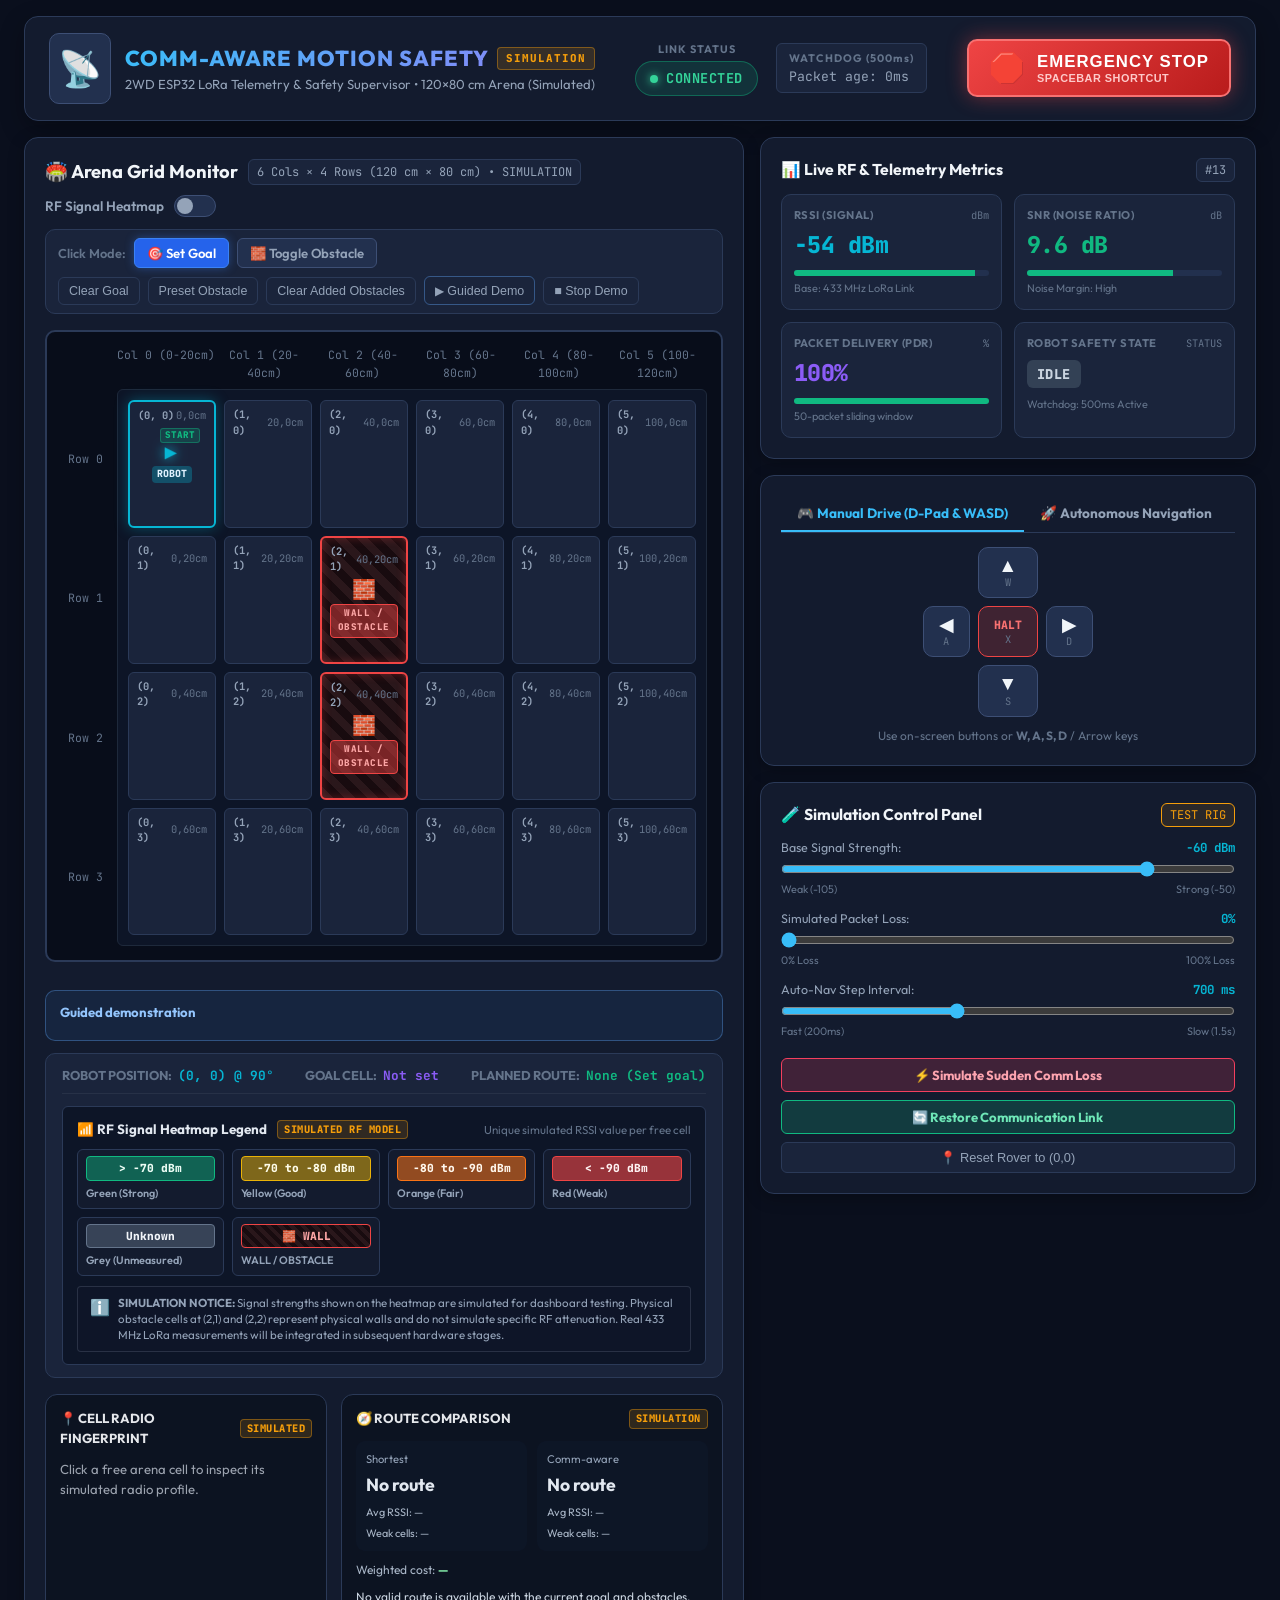
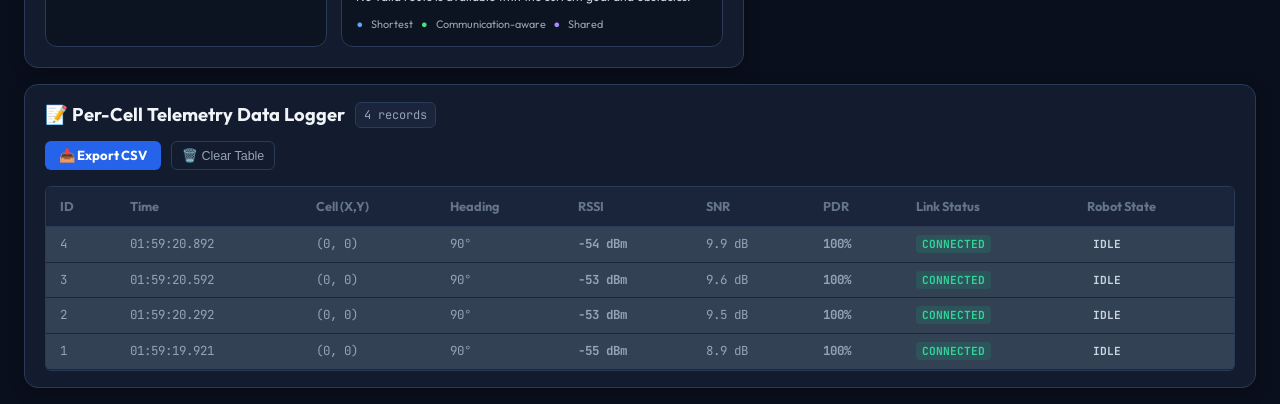
<file: dashboard/index.html>
<!DOCTYPE html>
<html lang="en">
<head>
  <meta charset="UTF-8">
  <meta name="viewport" content="width=device-width, initial-scale=1.0">
  <title>Communication-Aware Motion Safety Dashboard</title>
  <link rel="stylesheet" href="css/styles.css">
  <link rel="preconnect" href="https://fonts.googleapis.com">
  <link rel="preconnect" href="https://fonts.gstatic.com" crossorigin>
  <link href="https://fonts.googleapis.com/css2?family=JetBrains+Mono:wght@400;600;700;800&family=Outfit:wght@400;500;600;700;800&display=swap" rel="stylesheet">
</head>
<body class="dashboard-body">

  <!-- TOP WARNING BANNERS -->
  <div id="comm-loss-banner" class="alert-banner alert-comm-loss hidden">
    <div class="banner-content">
      <span class="banner-icon">⚠️</span>
      <div class="banner-text">
        <strong>COMMUNICATION TIMEOUT ALERT (&gt;500ms):</strong>
        <span id="comm-loss-message">No telemetry packets received within safety threshold. Motors inhibited!</span>
      </div>
    </div>
  </div>

  <div id="estop-banner" class="alert-banner alert-estop hidden">
    <div class="banner-content">
      <span class="banner-icon">🛑</span>
      <div class="banner-text">
        <strong>EMERGENCY STOP ACTIVE!</strong>
        <span>All rover motion and motor PWM halted immediately.</span>
      </div>
      <button id="btn-resume-estop" class="btn-banner-action">Resume Motion Safety</button>
    </div>
  </div>

  <!-- DASHBOARD HEADER -->
  <header class="app-header">
    <div class="header-left">
      <div class="logo-group">
        <span class="logo-radar">📡</span>
        <div>
          <div style="display: flex; align-items: center; gap: 8px;">
            <h1 class="app-title">COMM-AWARE MOTION SAFETY</h1>
            <span class="sim-badge-header">SIMULATION</span>
          </div>
          <p class="app-subtitle">2WD ESP32 LoRa Telemetry &amp; Safety Supervisor &bull; 120×80 cm Arena (Simulated)</p>
        </div>
      </div>
    </div>

    <div class="header-center">
      <!-- Live Connection Status Badge (Feature 1) -->
      <div class="status-indicator-box">
        <span class="indicator-label">LINK STATUS</span>
        <div id="status-badge" class="status-badge status-connected">
          <span class="status-dot"></span> CONNECTED
        </div>
      </div>
      <div class="watchdog-chip">
        <span class="chip-label">WATCHDOG (500ms)</span>
        <span id="watchdog-status" class="chip-value">Packet age: 0ms</span>
      </div>
    </div>

    <div class="header-right">
      <!-- Prominent Red Emergency Stop Button (Feature 10) -->
      <button id="btn-header-estop" class="btn-estop" title="Press SPACEBAR anytime for instant Emergency Stop">
        <span class="estop-icon">🛑</span>
        <div class="estop-text">
          <span class="estop-primary">EMERGENCY STOP</span>
          <span class="estop-key-hint">SPACEBAR SHORTCUT</span>
        </div>
      </button>
    </div>
  </header>

  <!-- MAIN DASHBOARD GRID LAYOUT -->
  <main class="dashboard-main">

    <!-- LEFT COLUMN: ARENA GRID & NAVIGATION OVERLAY -->
    <section class="card arena-panel">
      <div class="card-header">
        <div class="header-title-row">
          <div class="card-title-group">
            <h2 class="card-title">🏟️ Arena Grid Monitor</h2>
            <span class="card-badge">6 Cols × 4 Rows (120 cm × 80 cm) &bull; SIMULATION</span>
          </div>
          <!-- Heatmap Toggle (Feature 6) -->
          <div class="heatmap-toggle-wrapper">
            <label class="toggle-switch-label" for="toggle-heatmap">
              <span class="toggle-text">RF Signal Heatmap</span>
              <input type="checkbox" id="toggle-heatmap" class="toggle-checkbox">
              <span class="toggle-slider"></span>
            </label>
          </div>
        </div>

        <!-- Grid Interaction Toolbar (Feature 4 & 7) -->
        <div class="arena-toolbar">
          <div class="tool-btn-group">
            <span class="toolbar-label">Click Mode:</span>
            <button id="tool-mode-target" class="btn-tool active" title="Click grid cell to select Goal Destination">
              🎯 Set Goal
            </button>
            <button id="tool-mode-obstacle" class="btn-tool" title="Click grid cell to toggle Obstacle barrier">
              🧱 Toggle Obstacle
            </button>
          </div>
          <div class="tool-actions-group">
            <button id="btn-clear-target" class="btn-tool-secondary" title="Remove goal destination">
              Clear Goal
            </button>
            <button id="btn-preset-obstacle" class="btn-tool-secondary" title="Place physical obstacle between grid cells">
              Preset Obstacle
            </button>
            <button id="btn-clear-obstacles" class="btn-tool-secondary" title="Remove added obstacles while keeping the fixed physical obstacles">
              Clear Added Obstacles
            </button>
            <button id="btn-demo-start" class="btn-tool-secondary demo-button" title="Run guided simulation demo">▶ Guided Demo</button>
            <button id="btn-demo-stop" class="btn-tool-secondary hidden" title="Stop guided demo">■ Stop Demo</button>
          </div>
        </div>
      </div>

      <!-- 6x4 Arena Grid Component (Features 2, 3, 4, 6, 7) -->
      <div class="arena-display-container">
        <div class="grid-coordinate-ruler-x">
          <span>Col 0 (0-20cm)</span>
          <span>Col 1 (20-40cm)</span>
          <span>Col 2 (40-60cm)</span>
          <span>Col 3 (60-80cm)</span>
          <span>Col 4 (80-100cm)</span>
          <span>Col 5 (100-120cm)</span>
        </div>

        <div class="grid-content-with-y-axis">
          <div class="grid-coordinate-ruler-y">
            <span>Row 0</span>
            <span>Row 1</span>
            <span>Row 2</span>
            <span>Row 3</span>
          </div>
          <div id="arena-grid-container" class="grid-board">
            <!-- Dynamically populated by grid.js -->
          </div>
        </div>
      </div>

      <div id="demo-caption" class="demo-caption hidden"><strong id="demo-stage-title">Guided demonstration</strong><span id="demo-stage-text"></span></div>
      <!-- Grid Readout & Heatmap Legend Footer -->
      <div class="arena-footer">
        <div class="grid-readout">
          <div class="readout-item">
            <span class="readout-label">ROBOT POSITION:</span>
            <span id="rover-coord" class="readout-val text-cyan">(0, 0) @ 90°</span>
          </div>
          <div class="readout-item">
            <span class="readout-label">GOAL CELL:</span>
            <span id="target-coord" class="readout-val text-violet">Not set</span>
          </div>
          <div class="readout-item">
            <span class="readout-label">PLANNED ROUTE:</span>
            <span id="route-steps" class="readout-val text-emerald">None (Set goal)</span>
          </div>
        </div>

        <!-- Heatmap Legend & Color Scale (Requirements 3, 4, 6, 7) -->
        <div class="heatmap-legend-card">
          <div class="legend-header-row">
            <div class="legend-title-wrapper">
              <span class="legend-title">📶 RF Signal Heatmap Legend</span>
              <span class="sim-badge-legend">SIMULATED RF MODEL</span>
            </div>
            <span class="legend-subtitle">Unique simulated RSSI value per free cell</span>
          </div>

          <div class="legend-scale-grid">
            <div class="legend-scale-item">
              <span class="legend-chip chip-excel">&gt; -70 dBm</span>
              <span class="legend-desc">Green (Strong)</span>
            </div>
            <div class="legend-scale-item">
              <span class="legend-chip chip-good">-70 to -80 dBm</span>
              <span class="legend-desc">Yellow (Good)</span>
            </div>
            <div class="legend-scale-item">
              <span class="legend-chip chip-fair">-80 to -90 dBm</span>
              <span class="legend-desc">Orange (Fair)</span>
            </div>
            <div class="legend-scale-item">
              <span class="legend-chip chip-poor">&lt; -90 dBm</span>
              <span class="legend-desc">Red (Weak)</span>
            </div>
            <div class="legend-scale-item">
              <span class="legend-chip chip-unknown">Unknown</span>
              <span class="legend-desc">Grey (Unmeasured)</span>
            </div>
            <div class="legend-scale-item">
              <span class="legend-chip chip-wall">🧱 WALL</span>
              <span class="legend-desc">WALL / OBSTACLE</span>
            </div>
          </div>

          <div class="legend-disclaimer">
            <span class="disclaimer-icon">ℹ️</span>
            <span><strong>SIMULATION NOTICE:</strong> Signal strengths shown on the heatmap are simulated for dashboard testing. Physical obstacle cells at (2,1) and (2,2) represent physical walls and do not simulate specific RF attenuation. Real 433 MHz LoRa measurements will be integrated in subsequent hardware stages.</span>
          </div>
        </div>
      </div>
      <div class="enhancement-panels">
        <section class="radio-profile-panel card-inset">
          <div class="panel-heading"><strong>📍 CELL RADIO FINGERPRINT</strong><span class="sim-badge-legend">SIMULATED</span></div>
          <div id="cell-profile-readout" class="cell-profile-readout">Click a free arena cell to inspect its simulated radio profile.</div>
        </section>
        <section class="route-comparison-panel card-inset">
          <div class="panel-heading"><strong>🧭 ROUTE COMPARISON</strong><span class="sim-badge-legend">SIMULATION</span></div>
          <div class="route-metrics-grid">
            <div><span>Shortest</span><strong id="compare-short-steps">—</strong><small id="compare-short-rssi">Avg RSSI: —</small><small id="compare-short-weak">Weak cells: —</small></div>
            <div><span>Comm-aware</span><strong id="compare-comm-steps">—</strong><small id="compare-comm-rssi">Avg RSSI: —</small><small id="compare-comm-weak">Weak cells: —</small></div>
          </div>
          <div class="route-cost-row">Weighted cost: <strong id="compare-comm-cost">—</strong></div>
          <p id="route-decision-explanation" class="route-explanation">Set a goal to compare both calculated routes.</p>
          <div class="route-legend-inline"><span class="route-blue-dot">●</span> Shortest <span class="route-green-dot">●</span> Communication-aware <span class="route-shared-dot">●</span> Shared</div>
        </section>
      </div>
    </section>


    <!-- RIGHT COLUMN: TELEMETRY METRICS & CONTROL PANELS -->
    <div class="dashboard-sidebar">

      <!-- LIVE SIGNAL METRICS (Feature 5) -->
      <section class="card metrics-card">
        <div class="card-header-compact">
          <h3 class="card-title-sm">📊 Live RF &amp; Telemetry Metrics</h3>
          <span id="metric-seq" class="card-tag">#0</span>
        </div>

        <div class="metrics-grid">
          <!-- RSSI Metric -->
          <div class="metric-box">
            <div class="metric-top">
              <span class="metric-label">RSSI (SIGNAL)</span>
              <span class="metric-unit">dBm</span>
            </div>
            <div id="metric-rssi" class="metric-value text-cyan">-62 dBm</div>
            <div class="metric-bar-bg">
              <div id="rssi-progress-bar" class="metric-bar-fill" style="width: 80%;"></div>
            </div>
            <span class="metric-subtext">Base: 433 MHz LoRa Link</span>
          </div>

          <!-- SNR Metric -->
          <div class="metric-box">
            <div class="metric-top">
              <span class="metric-label">SNR (NOISE RATIO)</span>
              <span class="metric-unit">dB</span>
            </div>
            <div id="metric-snr" class="metric-value text-emerald">10.5 dB</div>
            <div class="metric-bar-bg">
              <div class="metric-bar-fill bg-emerald" style="width: 75%;"></div>
            </div>
            <span class="metric-subtext">Noise Margin: High</span>
          </div>

          <!-- Packet Delivery Rate (PDR) Metric -->
          <div class="metric-box">
            <div class="metric-top">
              <span class="metric-label">PACKET DELIVERY (PDR)</span>
              <span class="metric-unit">%</span>
            </div>
            <div id="metric-pdr" class="metric-value text-violet">100.0%</div>
            <div class="metric-bar-bg">
              <div id="pdr-progress-bar" class="metric-bar-fill" style="width: 100%;"></div>
            </div>
            <span class="metric-subtext">50-packet sliding window</span>
          </div>

          <!-- Robot Motion State -->
          <div class="metric-box">
            <div class="metric-top">
              <span class="metric-label">ROBOT SAFETY STATE</span>
              <span class="metric-unit">STATUS</span>
            </div>
            <div class="metric-value-state">
              <span id="metric-state" class="metric-state-badge state-idle">IDLE</span>
            </div>
            <span class="metric-subtext">Watchdog: 500ms Active</span>
          </div>
        </div>
      </section>

      <!-- NAVIGATION & DRIVE CONTROLS (Features 8 & 9) -->
      <section class="card controls-card">
        <div class="card-tabs">
          <button id="tab-manual" class="tab-btn active">🎮 Manual Drive (D-Pad &amp; WASD)</button>
          <button id="tab-auto" class="tab-btn">🚀 Autonomous Navigation</button>
        </div>

        <!-- MANUAL TELEOPERATION PANEL (Feature 8) -->
        <div id="panel-manual" class="tab-panel">
          <div class="dpad-container">
            <div class="dpad-grid">
              <button id="btn-up" class="dpad-btn dpad-up" title="Forward (W / Up Arrow)">
                <span class="dpad-arrow">▲</span>
                <span class="key-tag">W</span>
              </button>
              <button id="btn-left" class="dpad-btn dpad-left" title="Turn Left (A / Left Arrow)">
                <span class="dpad-arrow">◀</span>
                <span class="key-tag">A</span>
              </button>
              <button id="btn-stop" class="dpad-btn dpad-stop" title="Stop (X)">
                <span class="dpad-stop-text">HALT</span>
                <span class="key-tag">X</span>
              </button>
              <button id="btn-right" class="dpad-btn dpad-right" title="Turn Right (D / Right Arrow)">
                <span class="dpad-arrow">▶</span>
                <span class="key-tag">D</span>
              </button>
              <button id="btn-down" class="dpad-btn dpad-down" title="Reverse (S / Down Arrow)">
                <span class="dpad-arrow">▼</span>
                <span class="key-tag">S</span>
              </button>
            </div>
            <div class="dpad-tips">
              <span>Use on-screen buttons or <strong>W, A, S, D</strong> / Arrow keys</span>
            </div>
          </div>
        </div>

        <!-- AUTONOMOUS MISSION PANEL (Feature 9) -->
        <div id="panel-auto" class="tab-panel hidden">
          <div class="auto-nav-panel">
            <p class="auto-nav-desc">
              Executes BFS pathfinder route from Rover to Target cell step-by-step, recalculating around obstacles automatically.
            </p>
            <div class="auto-nav-status-box">
              <span class="auto-label">MISSION STATUS:</span>
              <span id="auto-nav-status-msg" class="auto-msg">Ready (Set target &amp; click Start)</span>
            </div>
            <div class="auto-nav-actions">
              <button id="btn-start-mission" class="btn-primary-action">
                ▶ Start Autonomous Mission
              </button>
              <button id="btn-pause-mission" class="btn-secondary-action hidden">
                ⏸ Pause Mission
              </button>
            </div>
          </div>
        </div>
      </section>

      <!-- SIMULATION CONTROL PANEL -->
      <section class="card sim-card">
        <div class="card-header-compact">
          <h3 class="card-title-sm">🧪 Simulation Control Panel</h3>
          <span class="card-tag tag-sim">TEST RIG</span>
        </div>

        <div class="sim-controls-grid">
          <!-- Signal Degradation Slider -->
          <div class="slider-group">
            <div class="slider-header">
              <label for="sim-slider-rssi">Base Signal Strength:</label>
              <span id="sim-val-rssi" class="slider-val">-60 dBm</span>
            </div>
            <input type="range" id="sim-slider-rssi" min="-105" max="-50" value="-60" class="sim-slider">
            <div class="slider-sublabels">
              <span>Weak (-105)</span>
              <span>Strong (-50)</span>
            </div>
          </div>

          <!-- Packet Loss Rate Slider -->
          <div class="slider-group">
            <div class="slider-header">
              <label for="sim-slider-loss">Simulated Packet Loss:</label>
              <span id="sim-val-loss" class="slider-val">0%</span>
            </div>
            <input type="range" id="sim-slider-loss" min="0" max="100" value="0" class="sim-slider">
            <div class="slider-sublabels">
              <span>0% Loss</span>
              <span>100% Loss</span>
            </div>
          </div>

          <!-- Movement Speed Slider -->
          <div class="slider-group">
            <div class="slider-header">
              <label for="sim-slider-speed">Auto-Nav Step Interval:</label>
              <span id="sim-val-speed" class="slider-val">700 ms</span>
            </div>
            <input type="range" id="sim-slider-speed" min="200" max="1500" step="50" value="700" class="sim-slider">
            <div class="slider-sublabels">
              <span>Fast (200ms)</span>
              <span>Slow (1.5s)</span>
            </div>
          </div>

          <!-- Simulation Trigger Buttons -->
          <div class="sim-actions">
            <button id="btn-sim-timeout" class="btn-sim-danger" title="Instantly cuts off packets to test the 500ms safety watchdog">
              ⚡ Simulate Sudden Comm Loss
            </button>
            <button id="btn-sim-restore" class="btn-sim-success hidden" title="Restores communication link">
              🔄 Restore Communication Link
            </button>
            <button id="btn-sim-reset-rover" class="btn-sim-neutral" title="Resets rover to cell (0,0)">
              📍 Reset Rover to (0,0)
            </button>
          </div>
        </div>
      </section>

    </div>
  </main>

  <!-- BOTTOM FULL-WIDTH: PER-CELL TELEMETRY LOGGING TABLE (Feature 12) -->
  <footer class="dashboard-footer">
    <section class="card table-card">
      <div class="card-header">
        <div class="card-title-group">
          <h2 class="card-title">📝 Per-Cell Telemetry Data Logger</h2>
          <span id="log-count-badge" class="card-badge">0 records</span>
        </div>
        <div class="table-actions">
          <button id="btn-export-csv" class="btn-export" title="Export logged records to a CSV file">
            📥 Export CSV
          </button>
          <button id="btn-clear-logs" class="btn-tool-secondary" title="Clear logging table">
            🗑️ Clear Table
          </button>
        </div>
      </div>

      <div class="table-scroll-container">
        <table class="telemetry-table">
          <thead>
            <tr>
              <th>ID</th>
              <th>Time</th>
              <th>Cell (X,Y)</th>
              <th>Heading</th>
              <th>RSSI</th>
              <th>SNR</th>
              <th>PDR</th>
              <th>Link Status</th>
              <th>Robot State</th>
            </tr>
          </thead>
          <tbody id="telemetry-tbody">
            <!-- Dynamically populated rows -->
          </tbody>
        </table>
      </div>
    </section>
  </footer>

  <!-- Scripts -->
  <script type="module" src="js/app.js"></script>
</body>
</html>
</file>
<file: dashboard/css/styles.css>
/* styles.css - Modern Cyber-Telemetry Dark Theme */
:root {
  --bg-main: #0a0f1d;
  --bg-card: #131b2e;
  --bg-card-subtle: #1a243b;
  --bg-elevated: #22304e;
  --border-color: #2b3a58;
  --border-light: #3d4f75;

  --text-main: #f1f5f9;
  --text-muted: #94a3b8;
  --text-dim: #64748b;

  --color-cyan: #06b6d4;
  --color-cyan-glow: rgba(6, 182, 212, 0.35);
  --color-emerald: #10b981;
  --color-emerald-glow: rgba(16, 185, 129, 0.35);
  --color-amber: #f59e0b;
  --color-rose: #f43f5e;
  --color-rose-glow: rgba(244, 63, 94, 0.45);
  --color-violet: #8b5cf6;

  --color-success: var(--color-emerald);
  --color-warning: var(--color-amber);
  --color-danger: var(--color-rose);

  --font-mono: 'JetBrains Mono', monospace;
  --font-sans: 'Outfit', -apple-system, BlinkMacSystemFont, sans-serif;
  --radius-sm: 6px;
  --radius-md: 10px;
  --radius-lg: 14px;
}

* {
  box-sizing: border-box;
  margin: 0;
  padding: 0;
}

body.dashboard-body {
  background-color: var(--bg-main);
  color: var(--text-main);
  font-family: var(--font-sans);
  line-height: 1.5;
  min-height: 100vh;
  padding: 16px 24px;
  display: flex;
  flex-direction: column;
  gap: 16px;
}

/* TOP WARNING BANNERS (Feature 11) */
.alert-banner {
  padding: 12px 20px;
  border-radius: var(--radius-md);
  animation: slideDown 0.3s ease-out;
  display: flex;
  align-items: center;
  justify-content: space-between;
  border: 1px solid transparent;
}

.alert-banner.hidden {
  display: none !important;
}

@keyframes slideDown {
  from { transform: translateY(-20px); opacity: 0; }
  to { transform: translateY(0); opacity: 1; }
}

.alert-comm-loss {
  background: rgba(244, 63, 94, 0.18);
  border-color: var(--color-rose);
  color: #ffe4e6;
}

.alert-estop {
  background: rgba(220, 38, 38, 0.25);
  border-color: #ef4444;
  color: #fff;
  box-shadow: 0 0 20px rgba(239, 68, 68, 0.3);
}

.banner-content {
  display: flex;
  align-items: center;
  gap: 14px;
  width: 100%;
}

.banner-icon {
  font-size: 1.6rem;
}

.banner-text {
  flex: 1;
}

.banner-text strong {
  display: inline-block;
  margin-right: 8px;
  letter-spacing: 0.5px;
}

.btn-banner-action {
  background: #10b981;
  color: #fff;
  border: none;
  font-family: var(--font-sans);
  font-weight: 700;
  padding: 8px 18px;
  border-radius: var(--radius-sm);
  cursor: pointer;
  transition: all 0.2s ease;
  white-space: nowrap;
}

.btn-banner-action:hover {
  background: #059669;
  transform: translateY(-1px);
}

/* HEADER */
.app-header {
  display: flex;
  align-items: center;
  justify-content: space-between;
  background: var(--bg-card);
  border: 1px solid var(--border-color);
  padding: 16px 24px;
  border-radius: var(--radius-lg);
  box-shadow: 0 8px 24px rgba(0, 0, 0, 0.3);
  gap: 16px;
  flex-wrap: wrap;
}

.header-left .logo-group {
  display: flex;
  align-items: center;
  gap: 14px;
}

.logo-radar {
  font-size: 2.2rem;
  background: var(--bg-elevated);
  padding: 8px;
  border-radius: var(--radius-md);
  border: 1px solid var(--border-light);
}

.app-title {
  font-size: 1.35rem;
  font-weight: 800;
  letter-spacing: 1px;
  background: linear-gradient(135deg, #38bdf8, #818cf8);
  -webkit-background-clip: text;
  -webkit-text-fill-color: transparent;
}

.app-subtitle {
  font-size: 0.82rem;
  color: var(--text-muted);
}

.header-center {
  display: flex;
  align-items: center;
  gap: 18px;
}

.status-indicator-box {
  display: flex;
  flex-direction: column;
  align-items: center;
  gap: 4px;
}

.indicator-label, .chip-label {
  font-size: 0.68rem;
  font-weight: 700;
  color: var(--text-dim);
  letter-spacing: 1px;
}

/* Status Badges (Feature 1) */
.status-badge {
  display: inline-flex;
  align-items: center;
  gap: 8px;
  padding: 6px 14px;
  border-radius: 9999px;
  font-family: var(--font-mono);
  font-size: 0.85rem;
  font-weight: 700;
  letter-spacing: 0.5px;
  border: 1px solid transparent;
  transition: all 0.3s ease;
}

.status-dot {
  width: 8px;
  height: 8px;
  border-radius: 50%;
  background: currentColor;
}

.status-connected {
  background: rgba(16, 185, 129, 0.15);
  color: #34d399;
  border-color: rgba(16, 185, 129, 0.4);
}
.status-connected .status-dot {
  box-shadow: 0 0 8px #34d399;
  animation: pulseDot 1.5s infinite;
}

.status-weak {
  background: rgba(245, 158, 11, 0.15);
  color: #fbbf24;
  border-color: rgba(245, 158, 11, 0.4);
}
.status-weak .status-dot {
  box-shadow: 0 0 8px #fbbf24;
}

.status-disconnected {
  background: rgba(244, 63, 94, 0.2);
  color: #fb7185;
  border-color: rgba(244, 63, 94, 0.5);
}
.status-disconnected .status-dot {
  box-shadow: 0 0 10px #fb7185;
  animation: blinkDot 0.8s infinite;
}

@keyframes pulseDot {
  0%, 100% { opacity: 1; transform: scale(1); }
  50% { opacity: 0.4; transform: scale(0.85); }
}

@keyframes blinkDot {
  0%, 100% { opacity: 1; }
  50% { opacity: 0.1; }
}

.watchdog-chip {
  background: var(--bg-card-subtle);
  border: 1px solid var(--border-color);
  padding: 6px 12px;
  border-radius: var(--radius-sm);
  display: flex;
  flex-direction: column;
}

.chip-value {
  font-family: var(--font-mono);
  font-size: 0.82rem;
  color: var(--text-muted);
}

/* Prominent Red Emergency Stop Button (Feature 10) */
.btn-estop {
  background: linear-gradient(135deg, #ef4444, #b91c1c);
  color: #fff;
  border: 2px solid #f87171;
  border-radius: var(--radius-md);
  padding: 10px 20px;
  display: flex;
  align-items: center;
  gap: 12px;
  cursor: pointer;
  box-shadow: 0 0 20px rgba(239, 68, 68, 0.45);
  transition: all 0.2s cubic-bezier(0.16, 1, 0.3, 1);
}

.btn-estop:hover {
  transform: scale(1.04);
  box-shadow: 0 0 30px rgba(239, 68, 68, 0.7);
}

.btn-estop:active, .btn-estop.is-active {
  background: #7f1d1d;
  border-color: #ef4444;
  box-shadow: inset 0 0 15px #000;
  transform: scale(0.98);
}

.estop-icon {
  font-size: 1.8rem;
}

.estop-text {
  text-align: left;
}

.estop-primary {
  display: block;
  font-size: 1.05rem;
  font-weight: 800;
  letter-spacing: 1px;
}

.estop-key-hint {
  display: block;
  font-size: 0.68rem;
  color: #fecaca;
  font-weight: 600;
  letter-spacing: 0.5px;
}

/* MAIN LAYOUT */
.dashboard-main {
  display: grid;
  grid-template-columns: 1.45fr 1fr;
  gap: 16px;
  flex: 1;
}

@media (max-width: 1100px) {
  .dashboard-main {
    grid-template-columns: 1fr;
  }
}

/* CARD SYSTEM */
.card {
  background: var(--bg-card);
  border: 1px solid var(--border-color);
  border-radius: var(--radius-lg);
  padding: 20px;
  box-shadow: 0 4px 16px rgba(0, 0, 0, 0.25);
  display: flex;
  flex-direction: column;
}

.card-header {
  margin-bottom: 16px;
  display: flex;
  flex-direction: column;
  gap: 12px;
}

.header-title-row {
  display: flex;
  align-items: center;
  justify-content: space-between;
  flex-wrap: wrap;
  gap: 10px;
}

.card-title-group {
  display: flex;
  align-items: center;
  gap: 10px;
}

.card-title {
  font-size: 1.15rem;
  font-weight: 700;
  color: var(--text-main);
}

.card-badge {
  background: var(--bg-card-subtle);
  border: 1px solid var(--border-color);
  color: var(--text-muted);
  font-family: var(--font-mono);
  font-size: 0.75rem;
  padding: 3px 8px;
  border-radius: var(--radius-sm);
}

/* ARENA TOOLBAR */
.arena-toolbar {
  display: flex;
  align-items: center;
  justify-content: space-between;
  background: var(--bg-card-subtle);
  padding: 8px 12px;
  border-radius: var(--radius-md);
  border: 1px solid var(--border-color);
  flex-wrap: wrap;
  gap: 8px;
}

.tool-btn-group, .tool-actions-group {
  display: flex;
  align-items: center;
  gap: 8px;
}

.toolbar-label {
  font-size: 0.8rem;
  font-weight: 600;
  color: var(--text-dim);
}

.btn-tool {
  background: var(--bg-elevated);
  color: var(--text-muted);
  border: 1px solid var(--border-light);
  font-family: var(--font-sans);
  font-size: 0.82rem;
  font-weight: 600;
  padding: 6px 12px;
  border-radius: var(--radius-sm);
  cursor: pointer;
  transition: all 0.2s ease;
}

.btn-tool.active {
  background: #2563eb;
  color: #fff;
  border-color: #3b82f6;
  box-shadow: 0 0 10px rgba(59, 130, 246, 0.4);
}

.btn-tool-secondary {
  background: transparent;
  color: var(--text-muted);
  border: 1px solid var(--border-color);
  font-size: 0.78rem;
  font-weight: 500;
  padding: 6px 10px;
  border-radius: var(--radius-sm);
  cursor: pointer;
  transition: all 0.2s ease;
}

.btn-tool-secondary:hover {
  background: var(--bg-elevated);
  color: var(--text-main);
}

/* HEATMAP TOGGLE SWITCH */
.heatmap-toggle-wrapper {
  display: flex;
  align-items: center;
}

.toggle-switch-label {
  display: inline-flex;
  align-items: center;
  gap: 10px;
  cursor: pointer;
}

.toggle-text {
  font-size: 0.85rem;
  font-weight: 600;
  color: var(--text-muted);
}

.toggle-checkbox {
  display: none;
}

.toggle-slider {
  width: 42px;
  height: 22px;
  background: var(--bg-elevated);
  border-radius: 9999px;
  position: relative;
  transition: 0.3s;
  border: 1px solid var(--border-light);
}

.toggle-slider:before {
  content: "";
  position: absolute;
  width: 16px;
  height: 16px;
  left: 2px;
  bottom: 2px;
  background-color: var(--text-muted);
  border-radius: 50%;
  transition: 0.3s;
}

.toggle-checkbox:checked + .toggle-slider {
  background: #10b981;
  border-color: #059669;
}

.toggle-checkbox:checked + .toggle-slider:before {
  transform: translateX(20px);
  background-color: #fff;
}

/* SIMULATION BADGES */
.sim-badge-header {
  font-family: var(--font-mono);
  font-size: 0.68rem;
  font-weight: 800;
  color: #f59e0b;
  background: rgba(245, 158, 11, 0.15);
  border: 1px solid rgba(245, 158, 11, 0.4);
  padding: 2px 8px;
  border-radius: 4px;
  letter-spacing: 1px;
}

.badge-sim-subtle {
  font-family: var(--font-mono);
  font-size: 0.7rem;
  font-weight: 700;
  color: #94a3b8;
  background: rgba(148, 163, 184, 0.1);
  border: 1px solid rgba(148, 163, 184, 0.25);
  padding: 2px 6px;
  border-radius: 4px;
  margin-left: 6px;
}

/* 6x4 ARENA GRID DISPLAY (Feature 2) */
.arena-display-container {
  display: flex;
  flex-direction: column;
  background: #080d1a;
  border: 2px solid var(--border-color);
  border-radius: var(--radius-md);
  padding: 14px;
  margin-bottom: 16px;
  width: 100%;
  box-sizing: border-box;
}

.grid-coordinate-ruler-x {
  display: grid;
  grid-template-columns: repeat(6, 1fr);
  margin-left: 56px;
  margin-bottom: 8px;
  font-family: var(--font-mono);
  font-size: 0.72rem;
  color: var(--text-dim);
  text-align: center;
}

.grid-content-with-y-axis {
  display: flex;
  gap: 8px;
  width: 100%;
  align-items: stretch;
}

.grid-coordinate-ruler-y {
  width: 48px;
  flex-shrink: 0;
  display: grid;
  grid-template-rows: repeat(4, 1fr);
  align-items: center;
  font-family: var(--font-mono);
  font-size: 0.72rem;
  color: var(--text-dim);
  text-align: right;
  padding-right: 6px;
}

.grid-board {
  flex: 1;
  width: 100%;
  display: grid;
  grid-template-columns: repeat(6, minmax(0, 1fr));
  grid-template-rows: repeat(4, minmax(90px, 1fr));
  gap: 8px;
  background: #0d1527;
  padding: 10px;
  border-radius: var(--radius-sm);
  border: 1px solid #1e293b;
  box-sizing: border-box;
}

/* GRID CELLS */
.grid-cell {
  background: var(--bg-card-subtle);
  border: 1px solid var(--border-color);
  border-radius: var(--radius-sm);
  display: flex;
  flex-direction: column;
  justify-content: space-between;
  padding: 6px 8px;
  min-height: 90px;
  cursor: pointer;
  position: relative;
  transition: border-color 0.15s ease, background-color 0.2s ease, transform 0.1s ease;
  user-select: none;
  box-sizing: border-box;
}

.grid-cell:hover {
  border-color: #38bdf8;
  box-shadow: inset 0 0 10px rgba(56, 189, 248, 0.2);
}

.cell-header {
  display: flex;
  justify-content: space-between;
  align-items: center;
  font-family: var(--font-mono);
  font-size: 0.65rem;
  color: var(--text-dim);
}

.cell-coords {
  font-weight: 700;
  color: #94a3b8;
}

.cell-content {
  flex: 1;
  display: flex;
  align-items: center;
  justify-content: center;
  position: relative;
}

.cell-heatmap-val {
  font-family: var(--font-mono);
  font-size: 0.64rem;
  font-weight: 700;
  color: #fff;
  text-align: right;
  min-height: 18px;
  display: flex;
  justify-content: flex-end;
  align-items: center;
}

.heatmap-badge {
  display: inline-block;
  background: rgba(10, 15, 29, 0.88);
  color: #f8fafc;
  font-family: var(--font-mono);
  font-size: 0.65rem;
  font-weight: 800;
  padding: 1px 5px;
  border-radius: 4px;
  border: 1px solid rgba(255, 255, 255, 0.22);
  box-shadow: 0 1px 3px rgba(0, 0, 0, 0.5);
  letter-spacing: 0.2px;
}

.heatmap-badge.badge-unknown {
  background: rgba(51, 65, 85, 0.85);
  color: #94a3b8;
  border-color: #64748b;
}

/* CELL STATES */
/* Start Marker */
.grid-cell.is-start-cell {
  border-color: rgba(16, 185, 129, 0.45);
}

.start-marker {
  display: flex;
  flex-direction: column;
  align-items: center;
}

.start-icon {
  font-size: 1.15rem;
}

.start-tag {
  font-family: var(--font-mono);
  font-size: 0.62rem;
  font-weight: 800;
  color: #a7f3d0;
  background: rgba(16, 185, 129, 0.25);
  border: 1px solid rgba(16, 185, 129, 0.45);
  padding: 1px 5px;
  border-radius: 4px;
  margin-top: 2px;
}

.start-badge-corner {
  position: absolute;
  top: 4px;
  right: 6px;
  font-family: var(--font-mono);
  font-size: 0.58rem;
  font-weight: 800;
  color: #10b981;
  background: rgba(16, 185, 129, 0.2);
  border: 1px solid rgba(16, 185, 129, 0.4);
  padding: 0 4px;
  border-radius: 3px;
}

/* CELL STATES */
/* Rover Marker (Feature 3) */
.grid-cell.is-rover {
  border: 2px solid var(--color-cyan);
  box-shadow: 0 0 14px var(--color-cyan-glow);
}

.rover-marker {
  display: flex;
  flex-direction: column;
  align-items: center;
  justify-content: center;
}

.rover-body {
  display: flex;
  flex-direction: column;
  align-items: center;
}

.rover-arrow {
  font-size: 1.3rem;
  color: var(--color-cyan);
  line-height: 1;
  filter: drop-shadow(0 0 6px var(--color-cyan));
  transition: transform 0.25s cubic-bezier(0.16, 1, 0.3, 1);
}

.rover-label {
  font-family: var(--font-mono);
  font-size: 0.62rem;
  font-weight: 800;
  color: #e0f2fe;
  background: rgba(6, 182, 212, 0.3);
  padding: 1px 5px;
  border-radius: 4px;
  margin-top: 2px;
}

.rover-marker.is-halted .rover-arrow {
  color: var(--color-rose);
  filter: drop-shadow(0 0 6px var(--color-rose));
}
.rover-marker.is-halted .rover-label {
  background: rgba(244, 63, 94, 0.4);
  color: #fff;
}

/* Target Destination Marker (Feature 3) */
.grid-cell.is-target {
  border: 2px solid var(--color-violet);
  box-shadow: 0 0 14px rgba(139, 92, 246, 0.4);
}

.target-marker {
  display: flex;
  flex-direction: column;
  align-items: center;
  position: relative;
}

.target-pulse {
  position: absolute;
  width: 28px;
  height: 28px;
  border-radius: 50%;
  border: 2px solid var(--color-violet);
  animation: pingTarget 1.4s infinite;
}

@keyframes pingTarget {
  0% { transform: scale(0.6); opacity: 1; }
  100% { transform: scale(1.6); opacity: 0; }
}

.target-flag {
  font-size: 1.2rem;
  z-index: 1;
}

.target-tag {
  font-family: var(--font-mono);
  font-size: 0.6rem;
  font-weight: 800;
  color: #ede9fe;
  background: rgba(139, 92, 246, 0.3);
  padding: 1px 4px;
  border-radius: 4px;
  margin-top: 2px;
}

/* Obstacle Marker (Feature 4 - Physical Wall / Obstacle) */
.grid-cell.is-obstacle {
  background: repeating-linear-gradient(
    45deg,
    #2a171b,
    #2a171b 8px,
    #180b0f 8px,
    #180b0f 16px
  ) !important;
  border: 2px solid #ef4444 !important;
  box-shadow: inset 0 0 10px rgba(239, 68, 68, 0.3);
}

.obstacle-marker {
  display: flex;
  flex-direction: column;
  align-items: center;
}

.obs-icon {
  font-size: 1.2rem;
}

.obs-tag {
  font-family: var(--font-mono);
  font-size: 0.58rem;
  font-weight: 800;
  color: #fca5a5;
  background: rgba(239, 68, 68, 0.45);
  border: 1px solid #ef4444;
  padding: 2px 5px;
  border-radius: 4px;
  letter-spacing: 0.5px;
  text-align: center;
}

/* Planned Route Overlay (Feature 7) */
.grid-cell.is-path {
  border: 2px dashed #06b6d4;
  background: rgba(6, 182, 212, 0.12);
}

.path-step-badge {
  width: 22px;
  height: 22px;
  background: #0284c7;
  color: #fff;
  border-radius: 50%;
  display: flex;
  align-items: center;
  justify-content: center;
  font-family: var(--font-mono);
  font-size: 0.72rem;
  font-weight: 800;
  box-shadow: 0 0 8px rgba(2, 132, 199, 0.6);
}

/* ARENA FOOTER */
.arena-footer {
  display: flex;
  flex-direction: column;
  gap: 12px;
  background: var(--bg-card-subtle);
  border: 1px solid var(--border-color);
  padding: 12px 16px;
  border-radius: var(--radius-md);
}

.grid-readout {
  display: flex;
  align-items: center;
  justify-content: space-between;
  gap: 18px;
  flex-wrap: wrap;
  padding-bottom: 8px;
  border-bottom: 1px solid rgba(255, 255, 255, 0.06);
}

.readout-item {
  display: flex;
  align-items: center;
  gap: 6px;
  font-size: 0.8rem;
}

.readout-label {
  font-weight: 700;
  color: var(--text-dim);
}

.readout-val {
  font-family: var(--font-mono);
  font-weight: 700;
}

.text-cyan { color: var(--color-cyan); }
.text-violet { color: var(--color-violet); }
.text-emerald { color: var(--color-emerald); }

/* Heatmap Legend Card (Requirements 3, 4, 6, 7) */
.heatmap-legend-card {
  width: 100%;
  display: flex;
  flex-direction: column;
  gap: 10px;
  background: #0d1527;
  border: 1px solid var(--border-color);
  border-radius: var(--radius-sm);
  padding: 12px 14px;
}

.legend-header-row {
  display: flex;
  align-items: center;
  justify-content: space-between;
  flex-wrap: wrap;
  gap: 8px;
}

.legend-title-wrapper {
  display: flex;
  align-items: center;
  gap: 10px;
}

.legend-title {
  font-size: 0.84rem;
  font-weight: 700;
  color: #e2e8f0;
}

.sim-badge-legend {
  font-family: var(--font-mono);
  font-size: 0.65rem;
  font-weight: 800;
  color: #f59e0b;
  background: rgba(245, 158, 11, 0.15);
  border: 1px solid rgba(245, 158, 11, 0.4);
  padding: 1px 6px;
  border-radius: 4px;
  letter-spacing: 0.5px;
}

.legend-subtitle {
  font-size: 0.72rem;
  color: var(--text-dim);
}

.legend-scale-grid {
  display: grid;
  grid-template-columns: repeat(auto-fit, minmax(130px, 1fr));
  gap: 8px;
}

.legend-scale-item {
  background: var(--bg-card);
  border: 1px solid var(--border-color);
  border-radius: var(--radius-sm);
  padding: 6px 8px;
  display: flex;
  flex-direction: column;
  gap: 4px;
}

.legend-chip {
  font-family: var(--font-mono);
  font-size: 0.7rem;
  font-weight: 800;
  padding: 3px 6px;
  border-radius: 4px;
  text-align: center;
}

.chip-excel {
  background: rgba(16, 185, 129, 0.45);
  color: #ecfdf5;
  border: 1px solid #10b981;
}

.chip-good {
  background: rgba(234, 179, 8, 0.50);
  color: #fefce8;
  border: 1px solid #eab308;
}

.chip-fair {
  background: rgba(249, 115, 22, 0.55);
  color: #fff7ed;
  border: 1px solid #f97316;
}

.chip-poor {
  background: rgba(239, 68, 68, 0.60);
  color: #fef2f2;
  border: 1px solid #ef4444;
}

.chip-unknown {
  background: rgba(100, 116, 139, 0.45);
  color: #f1f5f9;
  border: 1px solid #64748b;
}

.chip-wall {
  background: repeating-linear-gradient(45deg, #2a171b, #2a171b 4px, #180b0f 4px, #180b0f 8px);
  color: #fca5a5;
  border: 1px solid #ef4444;
}

.legend-desc {
  font-size: 0.68rem;
  font-weight: 600;
  color: var(--text-muted);
}

.legend-disclaimer {
  display: flex;
  align-items: flex-start;
  gap: 8px;
  background: rgba(15, 23, 42, 0.6);
  border: 1px solid rgba(148, 163, 184, 0.2);
  border-radius: 4px;
  padding: 8px 12px;
  font-size: 0.72rem;
  color: var(--text-muted);
  line-height: 1.4;
}

.disclaimer-icon {
  font-size: 1rem;
  flex-shrink: 0;
  margin-top: 1px;
}

/* SIDEBAR LAYOUT */
.dashboard-sidebar {
  display: flex;
  flex-direction: column;
  gap: 16px;
}

.card-header-compact {
  display: flex;
  align-items: center;
  justify-content: space-between;
  margin-bottom: 12px;
}

.card-title-sm {
  font-size: 0.98rem;
  font-weight: 700;
}

.card-tag {
  font-family: var(--font-mono);
  font-size: 0.75rem;
  background: var(--bg-card-subtle);
  border: 1px solid var(--border-color);
  padding: 2px 8px;
  border-radius: var(--radius-sm);
  color: var(--text-muted);
}

.tag-sim {
  border-color: #f59e0b;
  color: #f59e0b;
  background: rgba(245, 158, 11, 0.1);
}

/* LIVE SIGNAL METRICS (Feature 5) */
.metrics-grid {
  display: grid;
  grid-template-columns: 1fr 1fr;
  gap: 12px;
}

.metric-box {
  background: var(--bg-card-subtle);
  border: 1px solid var(--border-color);
  border-radius: var(--radius-md);
  padding: 12px;
  display: flex;
  flex-direction: column;
  gap: 4px;
}

.metric-top {
  display: flex;
  justify-content: space-between;
  align-items: baseline;
}

.metric-label {
  font-size: 0.7rem;
  font-weight: 700;
  color: var(--text-dim);
  letter-spacing: 0.5px;
}

.metric-unit {
  font-family: var(--font-mono);
  font-size: 0.65rem;
  color: var(--text-dim);
}

.metric-value {
  font-family: var(--font-mono);
  font-size: 1.45rem;
  font-weight: 800;
  letter-spacing: -0.5px;
}

.metric-value-state {
  margin: 4px 0;
}

.metric-bar-bg {
  width: 100%;
  height: 6px;
  background: var(--bg-elevated);
  border-radius: 999px;
  overflow: hidden;
  margin-top: 4px;
}

.metric-bar-fill {
  height: 100%;
  background: var(--color-cyan);
  transition: width 0.3s ease, background-color 0.3s ease;
}

.bg-emerald { background: var(--color-emerald) !important; }

.metric-subtext {
  font-size: 0.68rem;
  color: var(--text-dim);
}

.metric-state-badge {
  display: inline-block;
  font-family: var(--font-mono);
  font-size: 0.85rem;
  font-weight: 800;
  padding: 4px 10px;
  border-radius: var(--radius-sm);
  letter-spacing: 0.5px;
}

.state-idle { background: #334155; color: #cbd5e1; }
.state-manual { background: #1e3a8a; color: #93c5fd; }
.state-auto_nav { background: #065f46; color: #6ee7b7; animation: pulseNav 1.2s infinite; }
.state-emergency_stop { background: #991b1b; color: #fecaca; }
.state-comm_timeout { background: #831843; color: #fbcfe8; }

@keyframes pulseNav {
  0%, 100% { opacity: 1; }
  50% { opacity: 0.65; }
}

/* CONTROLS CARD & TABS */
.card-tabs {
  display: flex;
  border-bottom: 1px solid var(--border-color);
  margin-bottom: 14px;
}

.tab-btn {
  background: transparent;
  color: var(--text-muted);
  border: none;
  font-family: var(--font-sans);
  font-size: 0.85rem;
  font-weight: 700;
  padding: 8px 16px;
  cursor: pointer;
  border-bottom: 2px solid transparent;
  transition: all 0.2s ease;
}

.tab-btn.active {
  color: #38bdf8;
  border-bottom-color: #38bdf8;
}

.tab-panel.hidden {
  display: none;
}

/* D-PAD (Feature 8) */
.dpad-container {
  display: flex;
  flex-direction: column;
  align-items: center;
  gap: 10px;
}

.dpad-grid {
  display: grid;
  grid-template-areas:
    ".    up    ."
    "left stop right"
    ".    down  .";
  gap: 8px;
  width: 170px;
  height: 170px;
}

.dpad-btn {
  background: var(--bg-elevated);
  border: 1px solid var(--border-light);
  border-radius: var(--radius-md);
  color: var(--text-main);
  display: flex;
  flex-direction: column;
  align-items: center;
  justify-content: center;
  cursor: pointer;
  transition: all 0.12s ease;
  user-select: none;
}

.dpad-btn:hover {
  background: #2a3d66;
  border-color: #38bdf8;
}

.dpad-btn:active, .dpad-btn.active {
  background: #0284c7;
  border-color: #38bdf8;
  transform: scale(0.94);
  box-shadow: 0 0 10px rgba(56, 189, 248, 0.5);
}

.dpad-up { grid-area: up; }
.dpad-down { grid-area: down; }
.dpad-left { grid-area: left; }
.dpad-right { grid-area: right; }
.dpad-stop {
  grid-area: stop;
  background: rgba(239, 68, 68, 0.2);
  border-color: #ef4444;
}

.dpad-arrow { font-size: 1.2rem; line-height: 1; }
.dpad-stop-text { font-family: var(--font-mono); font-size: 0.72rem; font-weight: 800; color: #f87171; }
.key-tag { font-family: var(--font-mono); font-size: 0.65rem; color: var(--text-dim); }

.dpad-tips {
  font-size: 0.75rem;
  color: var(--text-dim);
}

/* AUTONOMOUS NAVIGATION (Feature 9) */
.auto-nav-panel {
  display: flex;
  flex-direction: column;
  gap: 12px;
}

.auto-nav-desc {
  font-size: 0.8rem;
  color: var(--text-muted);
}

.auto-nav-status-box {
  background: var(--bg-card-subtle);
  border: 1px solid var(--border-color);
  padding: 10px 14px;
  border-radius: var(--radius-sm);
  display: flex;
  flex-direction: column;
  gap: 2px;
}

.auto-label {
  font-size: 0.68rem;
  font-weight: 700;
  color: var(--text-dim);
}

.auto-msg {
  font-family: var(--font-mono);
  font-size: 0.85rem;
  color: var(--color-emerald);
}

.auto-nav-actions {
  display: flex;
  gap: 10px;
}

.btn-primary-action {
  flex: 1;
  background: linear-gradient(135deg, #10b981, #059669);
  color: #fff;
  border: none;
  font-family: var(--font-sans);
  font-weight: 700;
  padding: 10px 16px;
  border-radius: var(--radius-md);
  cursor: pointer;
  transition: all 0.2s ease;
}

.btn-primary-action:hover {
  filter: brightness(1.1);
  transform: translateY(-1px);
}

.btn-secondary-action {
  flex: 1;
  background: var(--bg-elevated);
  border: 1px solid var(--border-light);
  color: var(--text-main);
  font-family: var(--font-sans);
  font-weight: 700;
  padding: 10px 16px;
  border-radius: var(--radius-md);
  cursor: pointer;
}

/* SIMULATION CONTROL PANEL */
.sim-controls-grid {
  display: flex;
  flex-direction: column;
  gap: 12px;
}

.slider-group {
  display: flex;
  flex-direction: column;
  gap: 4px;
}

.slider-header {
  display: flex;
  justify-content: space-between;
  font-size: 0.78rem;
  color: var(--text-muted);
}

.slider-val {
  font-family: var(--font-mono);
  font-weight: 700;
  color: var(--color-cyan);
}

.sim-slider {
  width: 100%;
  accent-color: #38bdf8;
  cursor: pointer;
}

.slider-sublabels {
  display: flex;
  justify-content: space-between;
  font-size: 0.68rem;
  color: var(--text-dim);
}

.sim-actions {
  display: flex;
  flex-direction: column;
  gap: 8px;
  margin-top: 6px;
}

.btn-sim-danger {
  background: rgba(244, 63, 94, 0.2);
  border: 1px solid var(--color-rose);
  color: #fda4af;
  font-family: var(--font-sans);
  font-size: 0.82rem;
  font-weight: 700;
  padding: 8px 14px;
  border-radius: var(--radius-sm);
  cursor: pointer;
  transition: all 0.2s;
}

.btn-sim-danger:hover {
  background: rgba(244, 63, 94, 0.35);
}

.btn-sim-success {
  background: rgba(16, 185, 129, 0.2);
  border: 1px solid var(--color-emerald);
  color: #6ee7b7;
  font-family: var(--font-sans);
  font-size: 0.82rem;
  font-weight: 700;
  padding: 8px 14px;
  border-radius: var(--radius-sm);
  cursor: pointer;
}

.btn-sim-neutral {
  background: var(--bg-card-subtle);
  border: 1px solid var(--border-color);
  color: var(--text-muted);
  font-size: 0.8rem;
  padding: 7px 12px;
  border-radius: var(--radius-sm);
  cursor: pointer;
}

.btn-sim-neutral:hover {
  background: var(--bg-elevated);
  color: var(--text-main);
}

/* DATA LOGGING TABLE (Feature 12) */
.dashboard-footer {
  width: 100%;
}

.table-card {
  padding: 16px 20px;
}

.table-actions {
  display: flex;
  gap: 10px;
}

.btn-export {
  background: #2563eb;
  color: #fff;
  border: none;
  font-family: var(--font-sans);
  font-size: 0.82rem;
  font-weight: 700;
  padding: 6px 14px;
  border-radius: var(--radius-sm);
  cursor: pointer;
  transition: all 0.2s;
}

.btn-export:hover {
  background: #1d4ed8;
}

.table-scroll-container {
  max-height: 220px;
  overflow-y: auto;
  border: 1px solid var(--border-color);
  border-radius: var(--radius-sm);
}

.telemetry-table {
  width: 100%;
  border-collapse: collapse;
  font-size: 0.8rem;
  text-align: left;
}

.telemetry-table th {
  background: var(--bg-card-subtle);
  padding: 10px 14px;
  font-family: var(--font-sans);
  font-weight: 700;
  color: var(--text-dim);
  border-bottom: 1px solid var(--border-color);
  position: sticky;
  top: 0;
  z-index: 2;
}

.telemetry-table td {
  padding: 8px 14px;
  font-family: var(--font-mono);
  font-size: 0.78rem;
  border-bottom: 1px solid #1a243b;
  color: var(--text-muted);
}

.telemetry-table tr:hover td {
  background: rgba(255, 255, 255, 0.02);
}

.badge-mini {
  padding: 2px 6px;
  border-radius: 4px;
  font-size: 0.7rem;
  font-weight: 700;
}

.text-good { color: var(--color-emerald); font-weight: 700; }
.text-fair { color: var(--color-amber); font-weight: 700; }
.text-poor { color: var(--color-rose); font-weight: 700; }

/* Enhancement panels: radio fingerprint, route metrics, and guided demo */
.enhancement-panels { display:grid; grid-template-columns: minmax(0,1fr) minmax(0,1.35fr); gap:14px; margin-top:16px; }
.card-inset { background:rgba(11,17,29,.72); border:1px solid var(--border-color, rgba(148,163,184,.22)); border-radius:12px; padding:14px; min-width:0; }
.panel-heading { display:flex; align-items:center; justify-content:space-between; gap:10px; color:var(--text-primary, #e5e7eb); font-size:.82rem; margin-bottom:12px; }
.cell-profile-readout { color:var(--text-secondary, #9ca3af); font-size:.82rem; line-height:1.5; min-height:72px; }
.profile-coordinate { display:flex; align-items:center; justify-content:space-between; font-weight:700; color:var(--text-primary, #e5e7eb); margin-bottom:8px; }
.profile-status { color:#fbbf24; font-size:.67rem; border:1px solid rgba(251,191,36,.35); border-radius:999px; padding:3px 7px; }
.profile-metrics { display:grid; grid-template-columns:repeat(4,minmax(0,1fr)); gap:8px; }
.profile-metrics span { display:flex; flex-direction:column; gap:3px; background:rgba(15,23,42,.65); border-radius:8px; padding:8px; }
.profile-metrics small { color:#94a3b8; font-size:.65rem; }
.profile-metrics b { color:#e2e8f0; font-size:.9rem; }
.profile-time { display:block; color:#94a3b8; margin-top:8px; font-size:.68rem; }
.profile-obstacle { display:block; color:#fca5a5; font-weight:700; padding-top:12px; }
.route-metrics-grid { display:grid; grid-template-columns:1fr 1fr; gap:10px; }
.route-metrics-grid>div { background:rgba(15,23,42,.65); border-radius:9px; padding:10px; display:flex; flex-direction:column; gap:5px; }
.route-metrics-grid span { font-size:.7rem; color:#94a3b8; }
.route-metrics-grid strong { font-size:1.1rem; color:#e2e8f0; }
.route-metrics-grid small { font-size:.68rem; color:#aab7c8; }
.route-cost-row { margin-top:10px; font-size:.75rem; color:#aab7c8; }
.route-cost-row strong { color:#86efac; }
.route-explanation { margin:9px 0 0; color:#cbd5e1; font-size:.75rem; line-height:1.45; }
.route-legend-inline { margin-top:10px; display:flex; gap:8px; align-items:center; flex-wrap:wrap; color:#9ca3af; font-size:.68rem; }
.route-blue-dot { color:#60a5fa; } .route-green-dot { color:#4ade80; } .route-shared-dot { color:#a78bfa; }
.demo-caption { margin:12px 0; padding:12px 14px; border:1px solid rgba(96,165,250,.35); border-radius:10px; background:rgba(30,58,95,.35); display:flex; flex-direction:column; gap:5px; color:#dbeafe; font-size:.82rem; line-height:1.5; }
.demo-caption strong { color:#93c5fd; }
.demo-button { border-color:rgba(96,165,250,.4); }
@media (max-width:900px) { .enhancement-panels { grid-template-columns:1fr; } }
@media (max-width:560px) { .profile-metrics { grid-template-columns:repeat(2,1fr); } .route-metrics-grid { grid-template-columns:1fr; } .enhancement-panels { gap:10px; } }
</file>
